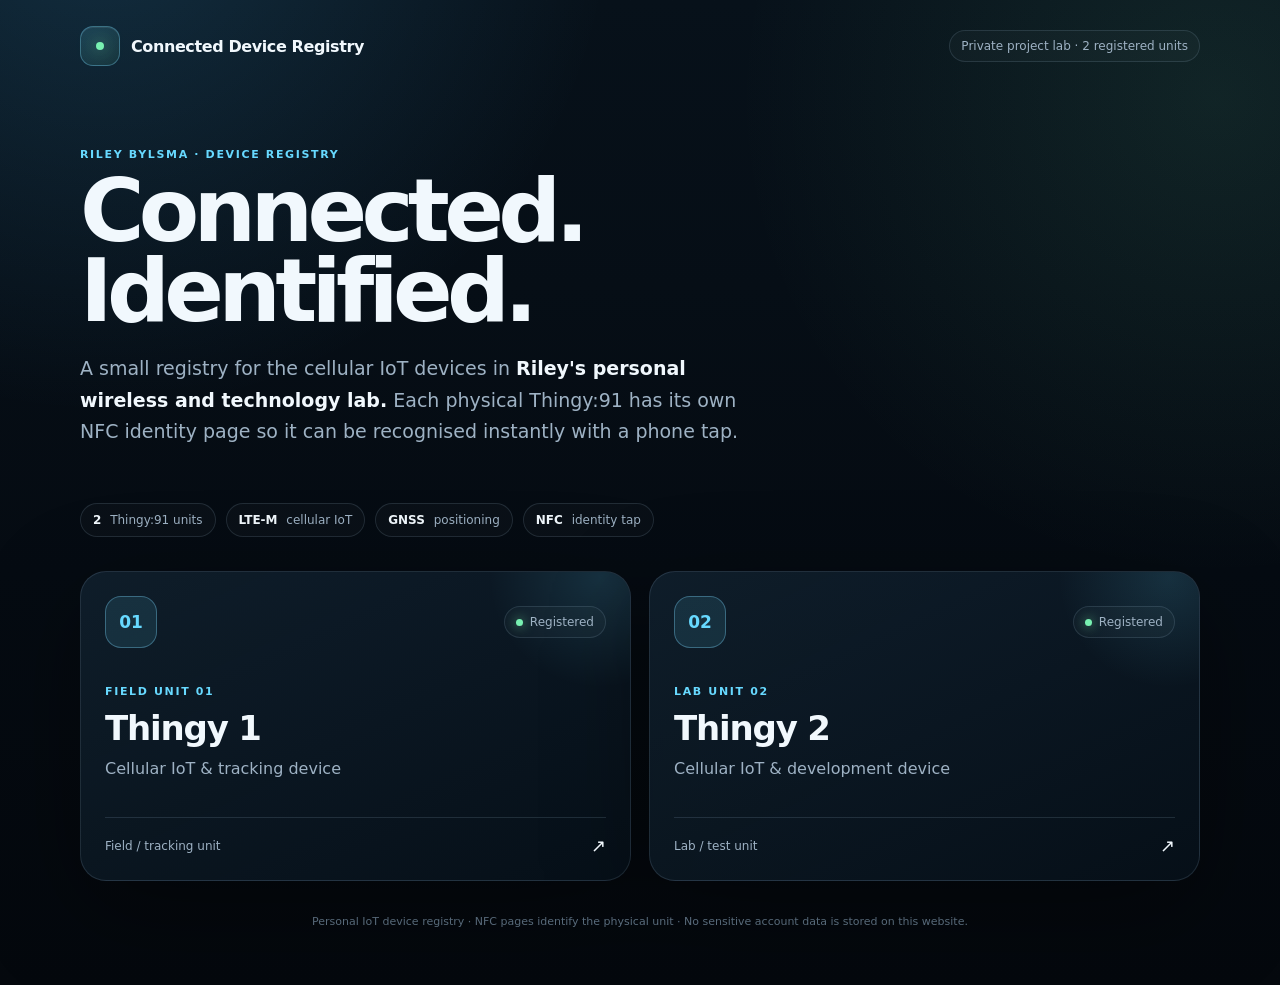
<file: index.html>
<!doctype html>
<html lang="en">
<head>
  <meta charset="utf-8">
  <meta name="viewport" content="width=device-width,initial-scale=1">
  <meta name="theme-color" content="#07111a">
  <title>Riley's Connected Device Registry</title>
  <meta name="description" content="Identity registry for Riley Bylsma's connected Thingy:91 cellular IoT devices.">
  <link rel="icon" href="/assets/favicon.svg" type="image/svg+xml">
  <link rel="stylesheet" href="/assets/styles.css">
</head>
<body>
  <main class="shell">
    <header class="topbar">
      <a class="brand" href="/" aria-label="Riley's Connected Device Registry home">
        <span class="brand-mark"><span class="brand-dot"></span></span>
        <span class="brand-text">Connected Device Registry</span>
      </a>
      <span class="top-chip">Private project lab · 2 registered units</span>
    </header>

    <section class="home-hero">
      <p class="micro-label">Riley Bylsma · Device Registry</p>
      <h1>Connected.<br>Identified.</h1>
      <p class="hero-copy">A small registry for the cellular IoT devices in <strong>Riley's personal wireless and technology lab.</strong> Each physical Thingy:91 has its own NFC identity page so it can be recognised instantly with a phone tap.</p>
    </section>

    <div class="registry-summary" aria-label="Registry summary">
      <span class="summary-pill"><b>2</b> Thingy:91 units</span>
      <span class="summary-pill"><b>LTE-M</b> cellular IoT</span>
      <span class="summary-pill"><b>GNSS</b> positioning</span>
      <span class="summary-pill"><b>NFC</b> identity tap</span>
    </div>

    <section class="registry-grid" id="device-grid" aria-label="Registered devices"></section>

    <footer>Personal IoT device registry · NFC pages identify the physical unit · No sensitive account data is stored on this website.</footer>
  </main>
  <script src="/assets/config.js"></script>
  <script src="/assets/app.js"></script>
</body>
</html>
</file>
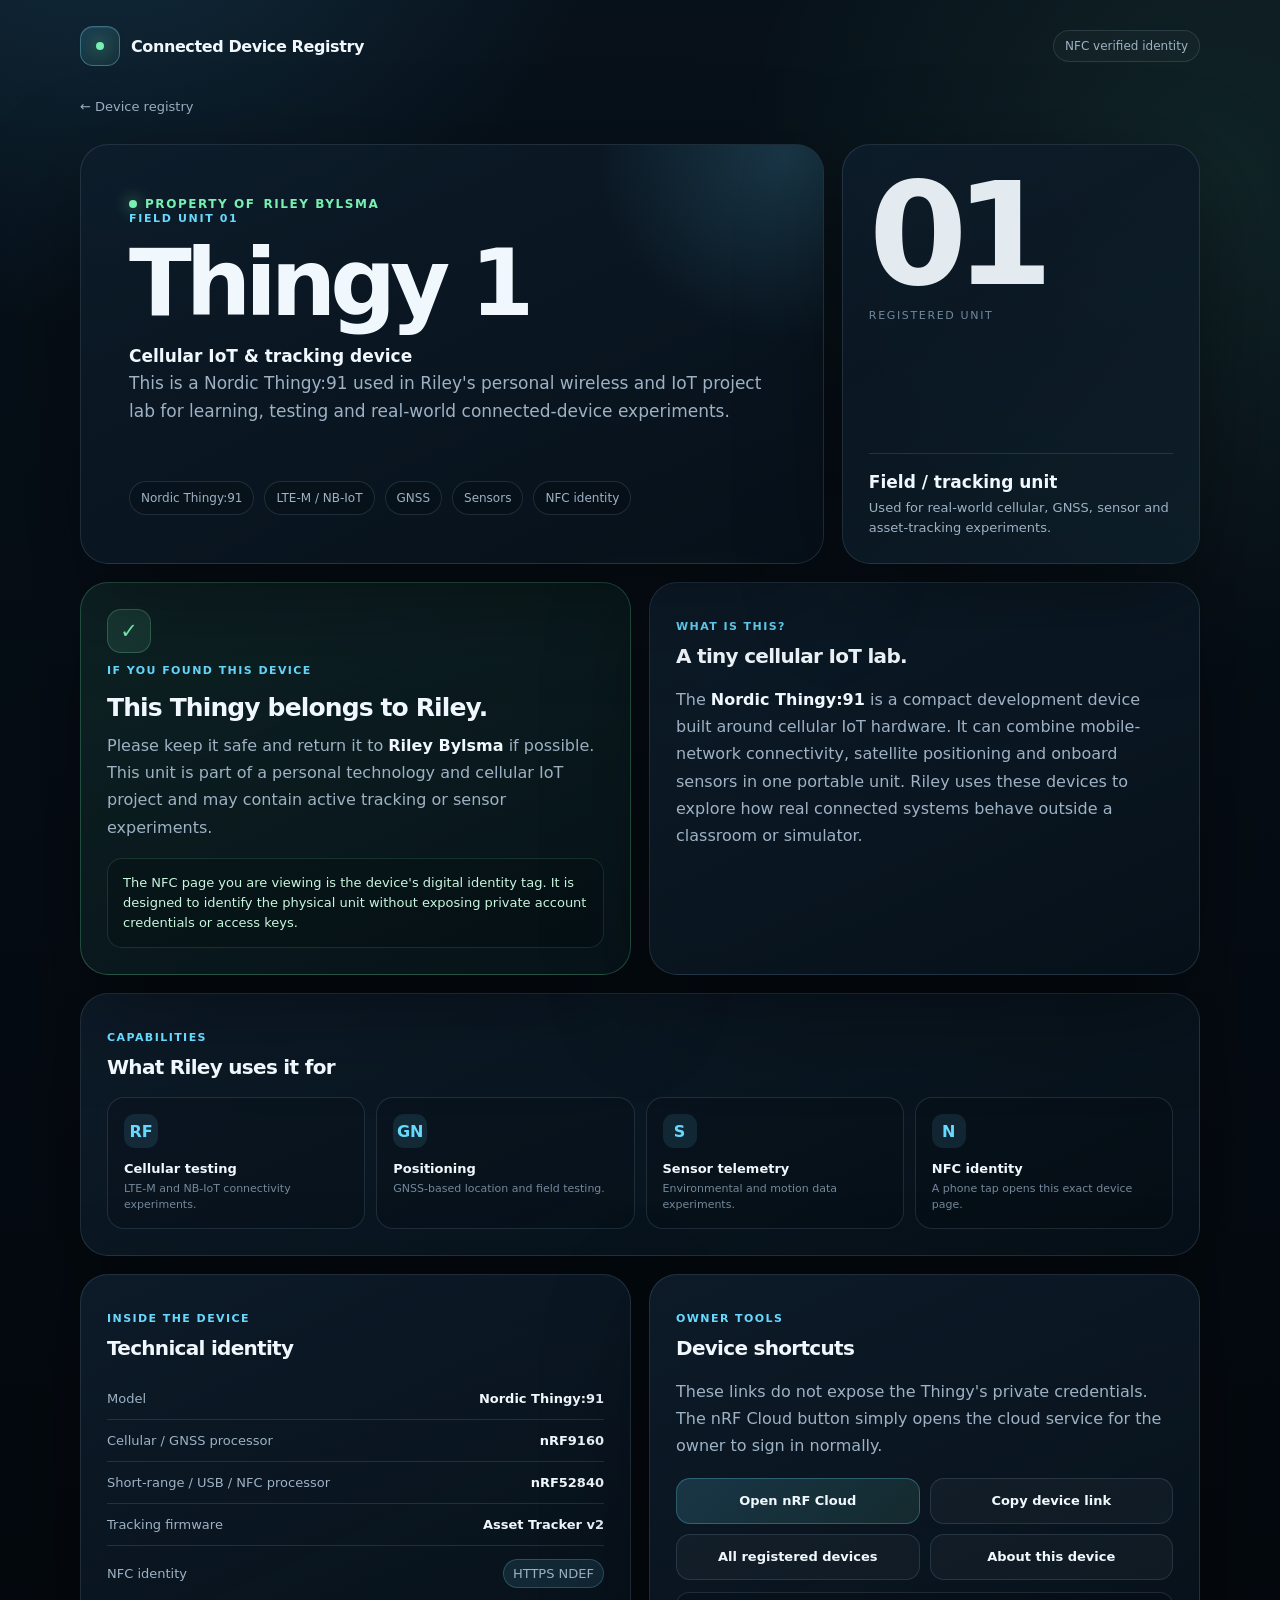
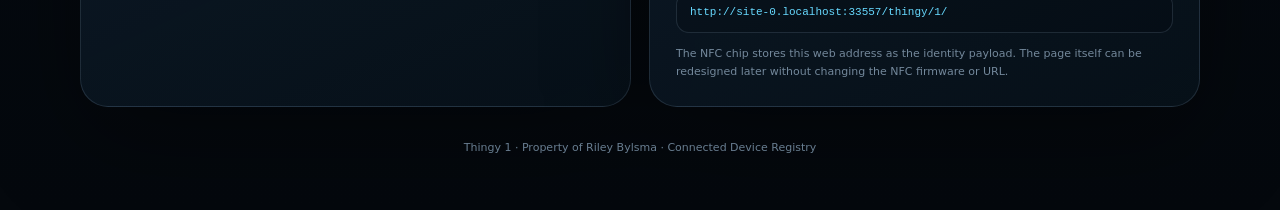
<file: thingy/1/index.html>
<!doctype html>
<html lang="en">
<head>
  <meta charset="utf-8">
  <meta name="viewport" content="width=device-width,initial-scale=1">
  <meta name="theme-color" content="#07111a">
  <title>Thingy 1 · Property of Riley</title>
  <meta name="description" content="Ownership and identity page for Thingy 1, a Nordic Thingy:91 cellular IoT device belonging to Riley Bylsma.">
  <link rel="icon" href="/assets/favicon.svg" type="image/svg+xml">
  <link rel="stylesheet" href="/assets/styles.css">
</head>
<body data-device="1">
  <main class="shell">
    <header class="topbar">
      <a class="brand" href="/">
        <span class="brand-mark"><span class="brand-dot"></span></span>
        <span class="brand-text">Connected Device Registry</span>
      </a>
      <span class="top-chip">NFC verified identity</span>
    </header>

    <a class="back" href="/">← Device registry</a>

    <section class="identity-wrap">
      <article class="identity-card">
        <div class="identity-copy">
          <div class="owner-line">Property of <span id="owner-name">Riley Bylsma</span></div>
          <p class="micro-label" id="device-registry-name">Registered device</p>
          <h1 id="device-name">Thingy 1</h1>
          <p class="identity-sub"><strong id="device-subtitle">Cellular IoT device</strong><br>This is a Nordic Thingy:91 used in Riley's personal wireless and IoT project lab for learning, testing and real-world connected-device experiments.</p>
        </div>
        <div class="identity-bottom">
          <span class="info-chip">Nordic Thingy:91</span>
          <span class="info-chip">LTE-M / NB-IoT</span>
          <span class="info-chip">GNSS</span>
          <span class="info-chip">Sensors</span>
          <span class="info-chip">NFC identity</span>
        </div>
      </article>

      <aside class="glass-card device-badge-card" aria-label="Device identity badge">
        <div class="badge-top">
          <div class="big-device-number" id="device-number">01</div>
          <div class="badge-label">Registered unit</div>
        </div>
        <div class="badge-role">
          <strong id="device-role">IoT test unit</strong>
          <span id="device-purpose">Wireless and tracking experiments.</span>
        </div>
      </aside>
    </section>

    <section class="section two-col">
      <article class="glass-card found-card">
        <div class="found-icon" aria-hidden="true">✓</div>
        <p class="card-kicker">If you found this device</p>
        <h2>This Thingy belongs to Riley.</h2>
        <p class="body-copy">Please keep it safe and return it to <strong>Riley Bylsma</strong> if possible. This unit is part of a personal technology and cellular IoT project and may contain active tracking or sensor experiments.</p>
        <div class="found-callout">The NFC page you are viewing is the device's digital identity tag. It is designed to identify the physical unit without exposing private account credentials or access keys.</div>
      </article>

      <article class="glass-card">
        <div class="card-title">
          <div>
            <p class="card-kicker">What is this?</p>
            <h2>A tiny cellular IoT lab.</h2>
          </div>
        </div>
        <p class="body-copy">The <strong>Nordic Thingy:91</strong> is a compact development device built around cellular IoT hardware. It can combine mobile-network connectivity, satellite positioning and onboard sensors in one portable unit. Riley uses these devices to explore how real connected systems behave outside a classroom or simulator.</p>
      </article>
    </section>

    <section class="section glass-card">
      <div class="card-title">
        <div>
          <p class="card-kicker">Capabilities</p>
          <h2>What Riley uses it for</h2>
        </div>
      </div>
      <div class="feature-grid">
        <div class="feature"><div class="feature-icon">RF</div><strong>Cellular testing</strong><span>LTE-M and NB-IoT connectivity experiments.</span></div>
        <div class="feature"><div class="feature-icon">GN</div><strong>Positioning</strong><span>GNSS-based location and field testing.</span></div>
        <div class="feature"><div class="feature-icon">S</div><strong>Sensor telemetry</strong><span>Environmental and motion data experiments.</span></div>
        <div class="feature"><div class="feature-icon">N</div><strong>NFC identity</strong><span>A phone tap opens this exact device page.</span></div>
      </div>
    </section>

    <section class="section two-col">
      <article class="glass-card" id="technical">
        <div class="card-title">
          <div>
            <p class="card-kicker">Inside the device</p>
            <h2>Technical identity</h2>
          </div>
        </div>
        <div class="tech-rows">
          <div class="tech-row"><span>Model</span><strong>Nordic Thingy:91</strong></div>
          <div class="tech-row"><span>Cellular / GNSS processor</span><strong>nRF9160</strong></div>
          <div class="tech-row"><span>Short-range / USB / NFC processor</span><strong>nRF52840</strong></div>
          <div class="tech-row"><span>Tracking firmware</span><strong>Asset Tracker v2</strong></div>
          <div class="tech-row"><span>NFC identity</span><span class="tech-tag">HTTPS NDEF</span></div>
        </div>
      </article>

      <article class="glass-card">
        <div class="card-title">
          <div>
            <p class="card-kicker">Owner tools</p>
            <h2>Device shortcuts</h2>
          </div>
        </div>
        <p class="body-copy">These links do not expose the Thingy's private credentials. The nRF Cloud button simply opens the cloud service for the owner to sign in normally.</p>
        <div class="actions">
          <a class="btn primary" id="cloud-link" href="https://nrfcloud.com" target="_blank" rel="noopener">Open nRF Cloud</a>
          <button class="btn" id="copy-btn" type="button">Copy device link</button>
          <a class="btn" href="/">All registered devices</a>
          <a class="btn" href="#technical">About this device</a>
        </div>
        <div class="url-box" id="nfc-url"></div>
        <p class="owner-tools-note">The NFC chip stores this web address as the identity payload. The page itself can be redesigned later without changing the NFC firmware or URL.</p>
      </article>
    </section>

    <footer><span id="device-name-footer">Thingy 1</span> · Property of Riley Bylsma · Connected Device Registry</footer>
  </main>
  <script src="/assets/config.js"></script>
  <script src="/assets/app.js"></script>
</body>
</html>
</file>
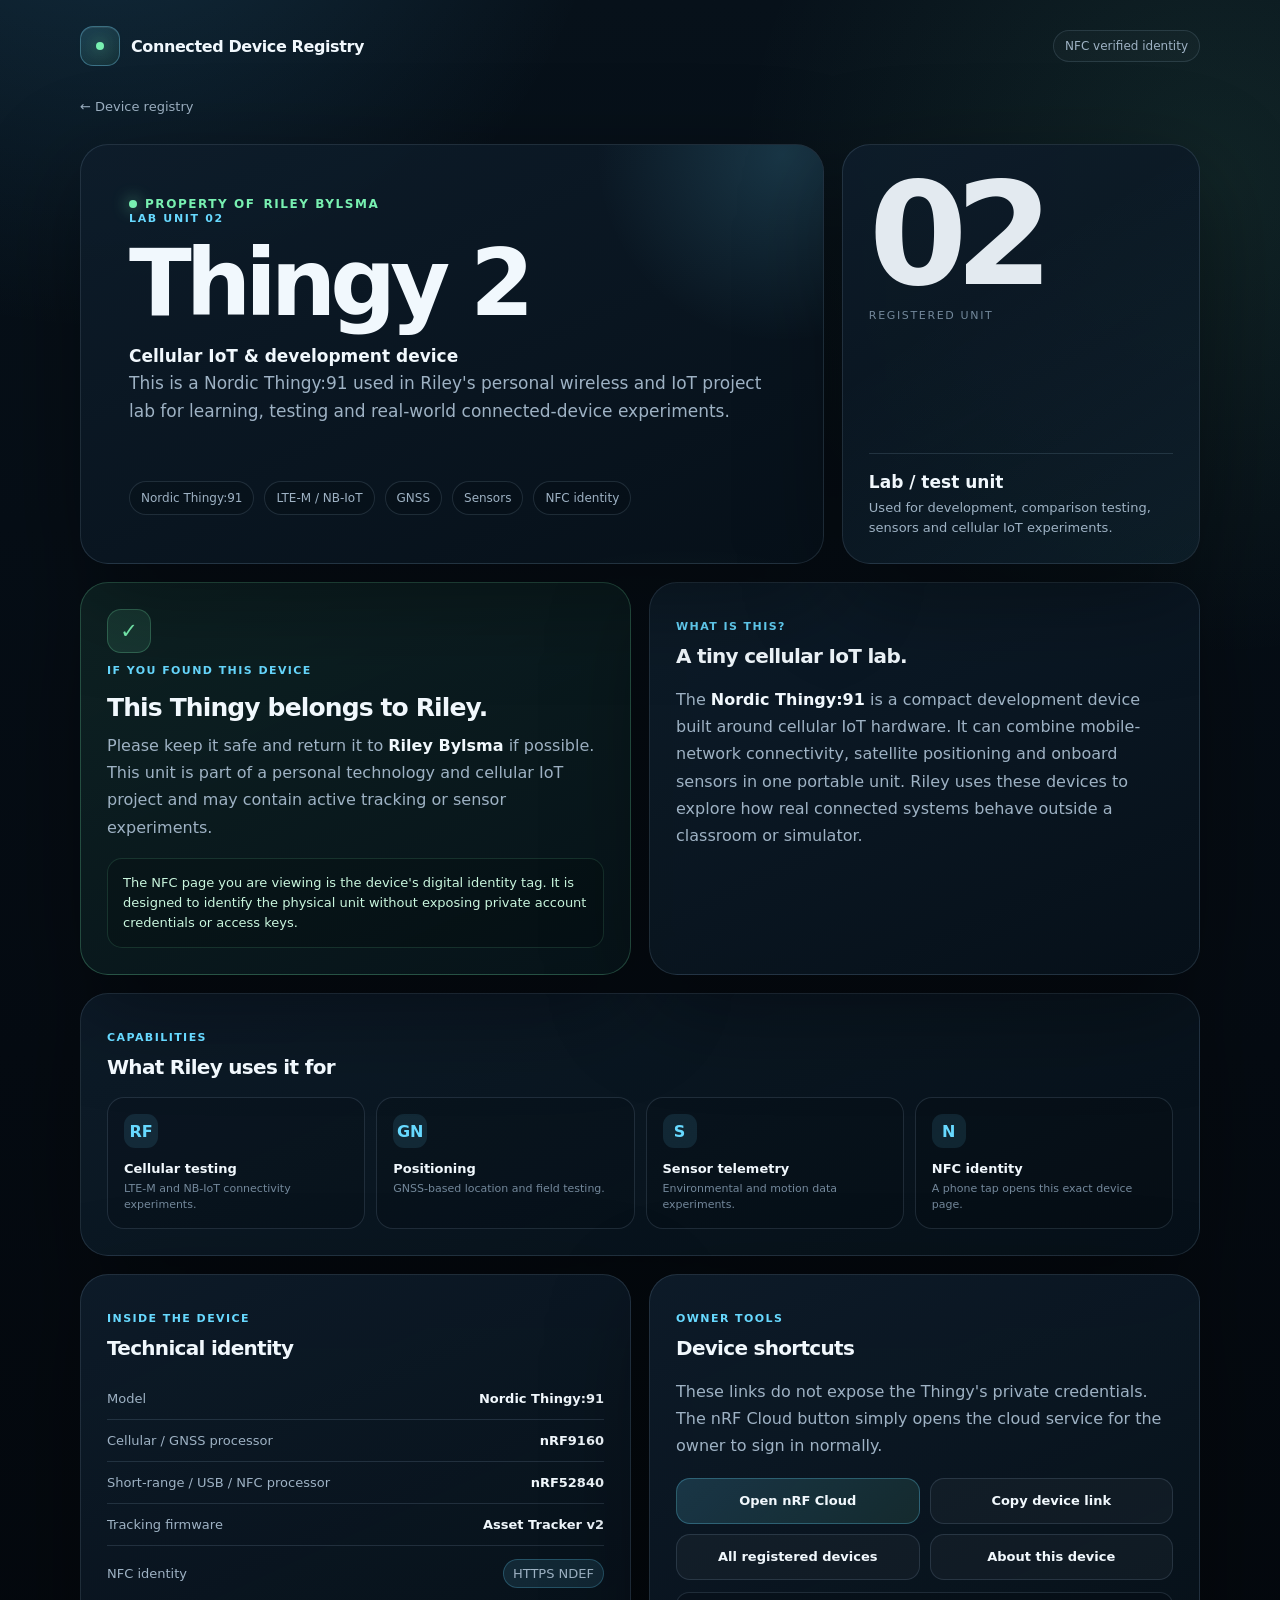
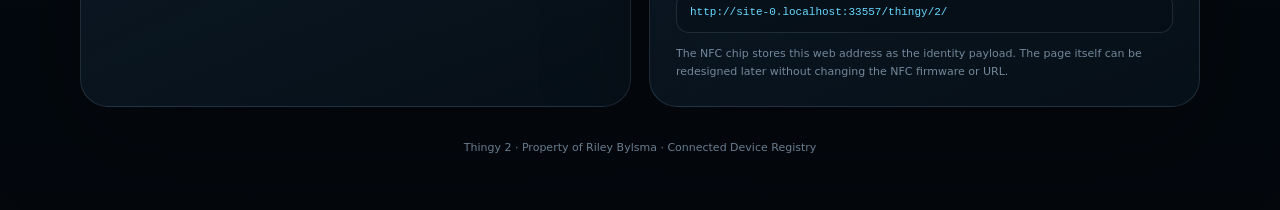
<file: thingy/2/index.html>
<!doctype html>
<html lang="en">
<head>
  <meta charset="utf-8">
  <meta name="viewport" content="width=device-width,initial-scale=1">
  <meta name="theme-color" content="#07111a">
  <title>Thingy 2 · Property of Riley</title>
  <meta name="description" content="Ownership and identity page for Thingy 2, a Nordic Thingy:91 cellular IoT device belonging to Riley Bylsma.">
  <link rel="icon" href="/assets/favicon.svg" type="image/svg+xml">
  <link rel="stylesheet" href="/assets/styles.css">
</head>
<body data-device="2">
  <main class="shell">
    <header class="topbar">
      <a class="brand" href="/">
        <span class="brand-mark"><span class="brand-dot"></span></span>
        <span class="brand-text">Connected Device Registry</span>
      </a>
      <span class="top-chip">NFC verified identity</span>
    </header>

    <a class="back" href="/">← Device registry</a>

    <section class="identity-wrap">
      <article class="identity-card">
        <div class="identity-copy">
          <div class="owner-line">Property of <span id="owner-name">Riley Bylsma</span></div>
          <p class="micro-label" id="device-registry-name">Registered device</p>
          <h1 id="device-name">Thingy 2</h1>
          <p class="identity-sub"><strong id="device-subtitle">Cellular IoT device</strong><br>This is a Nordic Thingy:91 used in Riley's personal wireless and IoT project lab for learning, testing and real-world connected-device experiments.</p>
        </div>
        <div class="identity-bottom">
          <span class="info-chip">Nordic Thingy:91</span>
          <span class="info-chip">LTE-M / NB-IoT</span>
          <span class="info-chip">GNSS</span>
          <span class="info-chip">Sensors</span>
          <span class="info-chip">NFC identity</span>
        </div>
      </article>

      <aside class="glass-card device-badge-card" aria-label="Device identity badge">
        <div class="badge-top">
          <div class="big-device-number" id="device-number">02</div>
          <div class="badge-label">Registered unit</div>
        </div>
        <div class="badge-role">
          <strong id="device-role">IoT test unit</strong>
          <span id="device-purpose">Wireless and tracking experiments.</span>
        </div>
      </aside>
    </section>

    <section class="section two-col">
      <article class="glass-card found-card">
        <div class="found-icon" aria-hidden="true">✓</div>
        <p class="card-kicker">If you found this device</p>
        <h2>This Thingy belongs to Riley.</h2>
        <p class="body-copy">Please keep it safe and return it to <strong>Riley Bylsma</strong> if possible. This unit is part of a personal technology and cellular IoT project and may contain active tracking or sensor experiments.</p>
        <div class="found-callout">The NFC page you are viewing is the device's digital identity tag. It is designed to identify the physical unit without exposing private account credentials or access keys.</div>
      </article>

      <article class="glass-card">
        <div class="card-title">
          <div>
            <p class="card-kicker">What is this?</p>
            <h2>A tiny cellular IoT lab.</h2>
          </div>
        </div>
        <p class="body-copy">The <strong>Nordic Thingy:91</strong> is a compact development device built around cellular IoT hardware. It can combine mobile-network connectivity, satellite positioning and onboard sensors in one portable unit. Riley uses these devices to explore how real connected systems behave outside a classroom or simulator.</p>
      </article>
    </section>

    <section class="section glass-card">
      <div class="card-title">
        <div>
          <p class="card-kicker">Capabilities</p>
          <h2>What Riley uses it for</h2>
        </div>
      </div>
      <div class="feature-grid">
        <div class="feature"><div class="feature-icon">RF</div><strong>Cellular testing</strong><span>LTE-M and NB-IoT connectivity experiments.</span></div>
        <div class="feature"><div class="feature-icon">GN</div><strong>Positioning</strong><span>GNSS-based location and field testing.</span></div>
        <div class="feature"><div class="feature-icon">S</div><strong>Sensor telemetry</strong><span>Environmental and motion data experiments.</span></div>
        <div class="feature"><div class="feature-icon">N</div><strong>NFC identity</strong><span>A phone tap opens this exact device page.</span></div>
      </div>
    </section>

    <section class="section two-col">
      <article class="glass-card" id="technical">
        <div class="card-title">
          <div>
            <p class="card-kicker">Inside the device</p>
            <h2>Technical identity</h2>
          </div>
        </div>
        <div class="tech-rows">
          <div class="tech-row"><span>Model</span><strong>Nordic Thingy:91</strong></div>
          <div class="tech-row"><span>Cellular / GNSS processor</span><strong>nRF9160</strong></div>
          <div class="tech-row"><span>Short-range / USB / NFC processor</span><strong>nRF52840</strong></div>
          <div class="tech-row"><span>Tracking firmware</span><strong>Asset Tracker v2</strong></div>
          <div class="tech-row"><span>NFC identity</span><span class="tech-tag">HTTPS NDEF</span></div>
        </div>
      </article>

      <article class="glass-card">
        <div class="card-title">
          <div>
            <p class="card-kicker">Owner tools</p>
            <h2>Device shortcuts</h2>
          </div>
        </div>
        <p class="body-copy">These links do not expose the Thingy's private credentials. The nRF Cloud button simply opens the cloud service for the owner to sign in normally.</p>
        <div class="actions">
          <a class="btn primary" id="cloud-link" href="https://nrfcloud.com" target="_blank" rel="noopener">Open nRF Cloud</a>
          <button class="btn" id="copy-btn" type="button">Copy device link</button>
          <a class="btn" href="/">All registered devices</a>
          <a class="btn" href="#technical">About this device</a>
        </div>
        <div class="url-box" id="nfc-url"></div>
        <p class="owner-tools-note">The NFC chip stores this web address as the identity payload. The page itself can be redesigned later without changing the NFC firmware or URL.</p>
      </article>
    </section>

    <footer><span id="device-name-footer">Thingy 2</span> · Property of Riley Bylsma · Connected Device Registry</footer>
  </main>
  <script src="/assets/config.js"></script>
  <script src="/assets/app.js"></script>
</body>
</html>
</file>
<file: assets/styles.css>
:root {
  color-scheme: dark;
  --bg: #050b12;
  --bg-soft: #09131d;
  --panel: rgba(12, 25, 38, .78);
  --panel-strong: rgba(9, 21, 32, .95);
  --line: rgba(179, 214, 239, .14);
  --line-bright: rgba(126, 220, 255, .34);
  --text: #f1f8fd;
  --muted: #9eb2c4;
  --muted-2: #73889b;
  --cyan: #67d9ff;
  --cyan-soft: rgba(103, 217, 255, .11);
  --green: #78f0b1;
  --green-soft: rgba(120, 240, 177, .11);
  --amber: #ffc86a;
  --shadow: 0 30px 100px rgba(0, 0, 0, .38);
}

* { box-sizing: border-box; }
html { scroll-behavior: smooth; }
html, body { margin: 0; min-height: 100%; }
body {
  color: var(--text);
  background:
    radial-gradient(circle at 8% -10%, rgba(77, 192, 255, .17), transparent 32rem),
    radial-gradient(circle at 95% 10%, rgba(120, 240, 177, .09), transparent 30rem),
    linear-gradient(180deg, #07111a 0, var(--bg) 58%, #04080d 100%);
  font-family: Inter, ui-sans-serif, system-ui, -apple-system, BlinkMacSystemFont, "Segoe UI", sans-serif;
  -webkit-font-smoothing: antialiased;
}
body::before {
  content: "";
  position: fixed;
  inset: 0;
  pointer-events: none;
  opacity: .2;
  background-image:
    linear-gradient(rgba(255,255,255,.018) 1px, transparent 1px),
    linear-gradient(90deg, rgba(255,255,255,.018) 1px, transparent 1px);
  background-size: 42px 42px;
  mask-image: linear-gradient(to bottom, black, transparent 70%);
}
a { color: inherit; }
button, a { -webkit-tap-highlight-color: transparent; }

.shell { width: min(1120px, calc(100% - 30px)); margin: 0 auto; padding: 26px 0 54px; position: relative; }
.topbar { display: flex; align-items: center; justify-content: space-between; gap: 14px; margin-bottom: 30px; }
.brand { display: inline-flex; align-items: center; gap: 11px; text-decoration: none; font-weight: 780; letter-spacing: -.025em; }
.brand-mark { width: 40px; height: 40px; display: grid; place-items: center; border-radius: 13px; background: linear-gradient(145deg, rgba(103,217,255,.15), rgba(120,240,177,.08)); border: 1px solid var(--line-bright); box-shadow: inset 0 1px 0 rgba(255,255,255,.08); font-weight: 900; }
.brand-dot { width: 8px; height: 8px; border-radius: 50%; background: var(--green); box-shadow: 0 0 18px rgba(120,240,177,.9); }
.top-chip, .verified-chip { display: inline-flex; align-items: center; gap: 7px; color: var(--muted); border: 1px solid var(--line); background: rgba(255,255,255,.025); border-radius: 999px; padding: 8px 11px; font-size: 12px; white-space: nowrap; }
.verified-chip span { width: 7px; height: 7px; border-radius: 50%; background: var(--green); box-shadow: 0 0 12px rgba(120,240,177,.8); }

.home-hero { padding: 52px 0 28px; max-width: 850px; }
.micro-label { margin: 0 0 10px; color: var(--cyan); text-transform: uppercase; letter-spacing: .15em; font-size: 11px; font-weight: 850; }
h1 { margin: 0; font-size: clamp(48px, 8vw, 88px); line-height: .91; letter-spacing: -.065em; }
h2 { margin: 0; letter-spacing: -.035em; }
.home-hero p.hero-copy { max-width: 690px; color: var(--muted); font-size: clamp(16px, 2.2vw, 19px); line-height: 1.65; margin: 22px 0 0; }
.home-hero strong { color: var(--text); }

.registry-summary { display: flex; flex-wrap: wrap; gap: 10px; margin: 28px 0 34px; }
.summary-pill { border: 1px solid var(--line); border-radius: 999px; padding: 9px 12px; color: var(--muted); font-size: 12px; background: rgba(255,255,255,.025); }
.summary-pill b { color: var(--text); margin-right: 5px; }

.registry-grid { display: grid; grid-template-columns: repeat(2, 1fr); gap: 18px; }
.registry-card { min-height: 310px; display: flex; flex-direction: column; justify-content: space-between; text-decoration: none; border: 1px solid var(--line); border-radius: 26px; padding: 24px; background: linear-gradient(155deg, rgba(16,31,45,.9), rgba(7,17,26,.84)); box-shadow: var(--shadow); overflow: hidden; position: relative; transition: transform .18s ease, border-color .18s ease, background .18s ease; }
.registry-card::after { content: ""; position: absolute; width: 230px; height: 230px; right: -85px; top: -110px; border-radius: 50%; background: radial-gradient(circle, rgba(103,217,255,.13), transparent 68%); pointer-events: none; }
.registry-card:hover { transform: translateY(-4px); border-color: var(--line-bright); background: linear-gradient(155deg, rgba(19,37,53,.96), rgba(7,17,26,.9)); }
.registry-card-head, .registry-card-foot { display: flex; justify-content: space-between; align-items: center; gap: 14px; position: relative; z-index: 1; }
.unit-mark { width: 52px; height: 52px; border-radius: 16px; display: grid; place-items: center; font-weight: 900; font-size: 17px; color: var(--cyan); border: 1px solid var(--line-bright); background: var(--cyan-soft); }
.registry-card-body { position: relative; z-index: 1; }
.registry-card-body h2 { font-size: 34px; }
.registry-card-body p:not(.micro-label) { margin: 9px 0 0; color: var(--muted); line-height: 1.5; }
.registry-card-foot { color: var(--muted); font-size: 12px; border-top: 1px solid var(--line); padding-top: 17px; }
.arrow { color: var(--text); font-size: 18px; }

.identity-wrap { display: grid; grid-template-columns: 1.35fr .65fr; gap: 18px; margin-top: 12px; }
.identity-card, .glass-card { border: 1px solid var(--line); background: linear-gradient(155deg, rgba(14,29,43,.91), rgba(7,17,26,.88)); border-radius: 28px; box-shadow: var(--shadow); }
.identity-card { min-height: 420px; padding: clamp(28px, 5vw, 48px); position: relative; overflow: hidden; display: flex; flex-direction: column; justify-content: space-between; }
.identity-card::before { content: ""; position: absolute; width: 400px; height: 400px; right: -160px; top: -190px; border-radius: 50%; background: radial-gradient(circle, rgba(103,217,255,.16), transparent 66%); }
.identity-card::after { content: ""; position: absolute; inset: auto -10% -55% 40%; height: 250px; transform: rotate(-8deg); background: radial-gradient(ellipse, rgba(120,240,177,.08), transparent 66%); }
.identity-copy { position: relative; z-index: 2; }
.owner-line { display: inline-flex; align-items: center; gap: 8px; color: var(--green); font-size: 12px; font-weight: 800; letter-spacing: .13em; text-transform: uppercase; }
.owner-line::before { content: ""; width: 8px; height: 8px; border-radius: 50%; background: var(--green); box-shadow: 0 0 16px rgba(120,240,177,.85); }
.identity-card h1 { font-size: clamp(50px, 9vw, 92px); margin-top: 17px; }
.identity-sub { margin: 17px 0 0; color: var(--muted); font-size: 17px; line-height: 1.62; max-width: 640px; }
.identity-sub strong { color: var(--text); }
.identity-bottom { position: relative; z-index: 2; display: flex; flex-wrap: wrap; gap: 10px; margin-top: 34px; }
.info-chip { padding: 9px 11px; border: 1px solid var(--line); border-radius: 999px; color: var(--muted); background: rgba(0,0,0,.14); font-size: 12px; }

.device-badge-card { min-height: 420px; padding: 24px; display: flex; flex-direction: column; justify-content: space-between; position: relative; overflow: hidden; }
.device-badge-card::after { content: ""; position: absolute; inset: 0; background: linear-gradient(145deg, transparent 35%, rgba(103,217,255,.06)); pointer-events: none; }
.badge-top { position: relative; z-index: 1; }
.big-device-number { font-size: clamp(92px, 13vw, 142px); line-height: .9; letter-spacing: -.09em; font-weight: 900; color: rgba(241,248,253,.94); }
.badge-label { color: var(--muted-2); font-size: 11px; text-transform: uppercase; letter-spacing: .15em; margin-top: 10px; }
.badge-role { position: relative; z-index: 1; padding-top: 18px; border-top: 1px solid var(--line); }
.badge-role strong { display: block; font-size: 17px; }
.badge-role span { display: block; color: var(--muted); margin-top: 6px; line-height: 1.5; font-size: 13px; }

.section { margin-top: 18px; }
.two-col { display: grid; grid-template-columns: 1fr 1fr; gap: 18px; }
.glass-card { padding: 26px; }
.card-title { display: flex; align-items: center; justify-content: space-between; gap: 12px; margin-bottom: 18px; }
.card-title h2 { font-size: 20px; }
.card-kicker { color: var(--cyan); font-size: 11px; font-weight: 800; text-transform: uppercase; letter-spacing: .13em; }
.body-copy { color: var(--muted); line-height: 1.7; margin: 0; }
.body-copy strong { color: var(--text); }

.found-card { border-color: rgba(120,240,177,.25); background: linear-gradient(155deg, rgba(16,38,38,.82), rgba(7,20,26,.9)); }
.found-icon { width: 44px; height: 44px; border-radius: 14px; display: grid; place-items: center; background: var(--green-soft); border: 1px solid rgba(120,240,177,.25); color: var(--green); font-size: 21px; }
.found-card h2 { font-size: 25px; margin: 16px 0 10px; }
.found-callout { margin-top: 17px; padding: 14px 15px; border-radius: 15px; background: rgba(0,0,0,.16); border: 1px solid rgba(120,240,177,.14); color: #c9f6de; font-size: 13px; line-height: 1.55; }

.feature-grid { display: grid; grid-template-columns: repeat(4, 1fr); gap: 11px; }
.feature { border: 1px solid var(--line); border-radius: 17px; padding: 16px; background: rgba(0,0,0,.13); }
.feature-icon { width: 34px; height: 34px; display: grid; place-items: center; border-radius: 11px; background: var(--cyan-soft); color: var(--cyan); margin-bottom: 13px; font-weight: 850; }
.feature strong { display: block; font-size: 13px; }
.feature span { display: block; color: var(--muted-2); margin-top: 5px; font-size: 11px; line-height: 1.4; }

.tech-rows { display: grid; }
.tech-row { display: flex; justify-content: space-between; align-items: center; gap: 16px; padding: 13px 0; border-bottom: 1px solid var(--line); }
.tech-row:last-child { border-bottom: 0; }
.tech-row span { color: var(--muted); font-size: 13px; }
.tech-row strong { text-align: right; font-size: 13px; }
.tech-tag { display: inline-flex; align-items: center; border: 1px solid rgba(103,217,255,.24); border-radius: 999px; padding: 6px 9px; color: var(--cyan); background: var(--cyan-soft); font-size: 11px; }

.actions { display: grid; grid-template-columns: 1fr 1fr; gap: 10px; margin-top: 18px; }
.btn { min-height: 46px; display: inline-flex; align-items: center; justify-content: center; gap: 8px; border-radius: 14px; padding: 12px 15px; border: 1px solid var(--line); background: rgba(255,255,255,.035); color: var(--text); text-decoration: none; font: inherit; font-size: 13px; font-weight: 760; cursor: pointer; transition: border-color .18s ease, transform .18s ease, background .18s ease; }
.btn:hover { border-color: var(--line-bright); transform: translateY(-1px); }
.btn.primary { background: linear-gradient(135deg, rgba(103,217,255,.16), rgba(120,240,177,.1)); border-color: rgba(103,217,255,.28); }
.btn.copied { border-color: rgba(120,240,177,.3); color: var(--green); }
.url-box { margin-top: 12px; border-radius: 13px; padding: 12px 13px; border: 1px solid var(--line); background: rgba(0,0,0,.15); color: var(--cyan); font: 11px/1.45 ui-monospace, SFMono-Regular, Consolas, monospace; overflow-wrap: anywhere; }
.owner-tools-note { color: var(--muted-2); font-size: 11px; line-height: 1.55; margin: 12px 0 0; }

.back { display: inline-flex; align-items: center; gap: 7px; text-decoration: none; color: var(--muted); font-size: 13px; margin: 0 0 18px; }
.back:hover { color: var(--text); }
footer { margin-top: 32px; color: #687d90; font-size: 11px; text-align: center; line-height: 1.6; }

.not-found { min-height: 70vh; display: grid; place-items: center; text-align: center; }
.not-found-box { max-width: 620px; padding: 38px; border: 1px solid var(--line); border-radius: 28px; background: var(--panel); box-shadow: var(--shadow); }
.not-found-code { font-size: 80px; line-height: 1; letter-spacing: -.07em; font-weight: 900; color: var(--cyan); }
.not-found h1 { margin-top: 14px; font-size: clamp(36px, 8vw, 62px); }
.not-found p { color: var(--muted); line-height: 1.6; }

@media (max-width: 860px) {
  .identity-wrap, .two-col, .registry-grid { grid-template-columns: 1fr; }
  .device-badge-card { min-height: 250px; }
  .feature-grid { grid-template-columns: repeat(2, 1fr); }
}
@media (max-width: 560px) {
  .shell { width: min(100% - 22px, 1120px); padding-top: 14px; }
  .topbar { margin-bottom: 18px; }
  .brand span.brand-text { display: none; }
  .home-hero { padding-top: 30px; }
  .home-hero h1 { font-size: clamp(48px, 17vw, 72px); }
  .identity-card { min-height: 390px; padding: 27px 22px; }
  .identity-card h1 { font-size: clamp(54px, 18vw, 78px); }
  .glass-card, .device-badge-card, .registry-card { border-radius: 22px; padding: 20px; }
  .feature-grid { grid-template-columns: 1fr 1fr; }
  .actions { grid-template-columns: 1fr; }
  .tech-row { align-items: flex-start; }
  .top-chip { font-size: 11px; }
}
@media (prefers-reduced-motion: reduce) {
  html { scroll-behavior: auto; }
  *, *::before, *::after { transition: none !important; }
}
</file>
